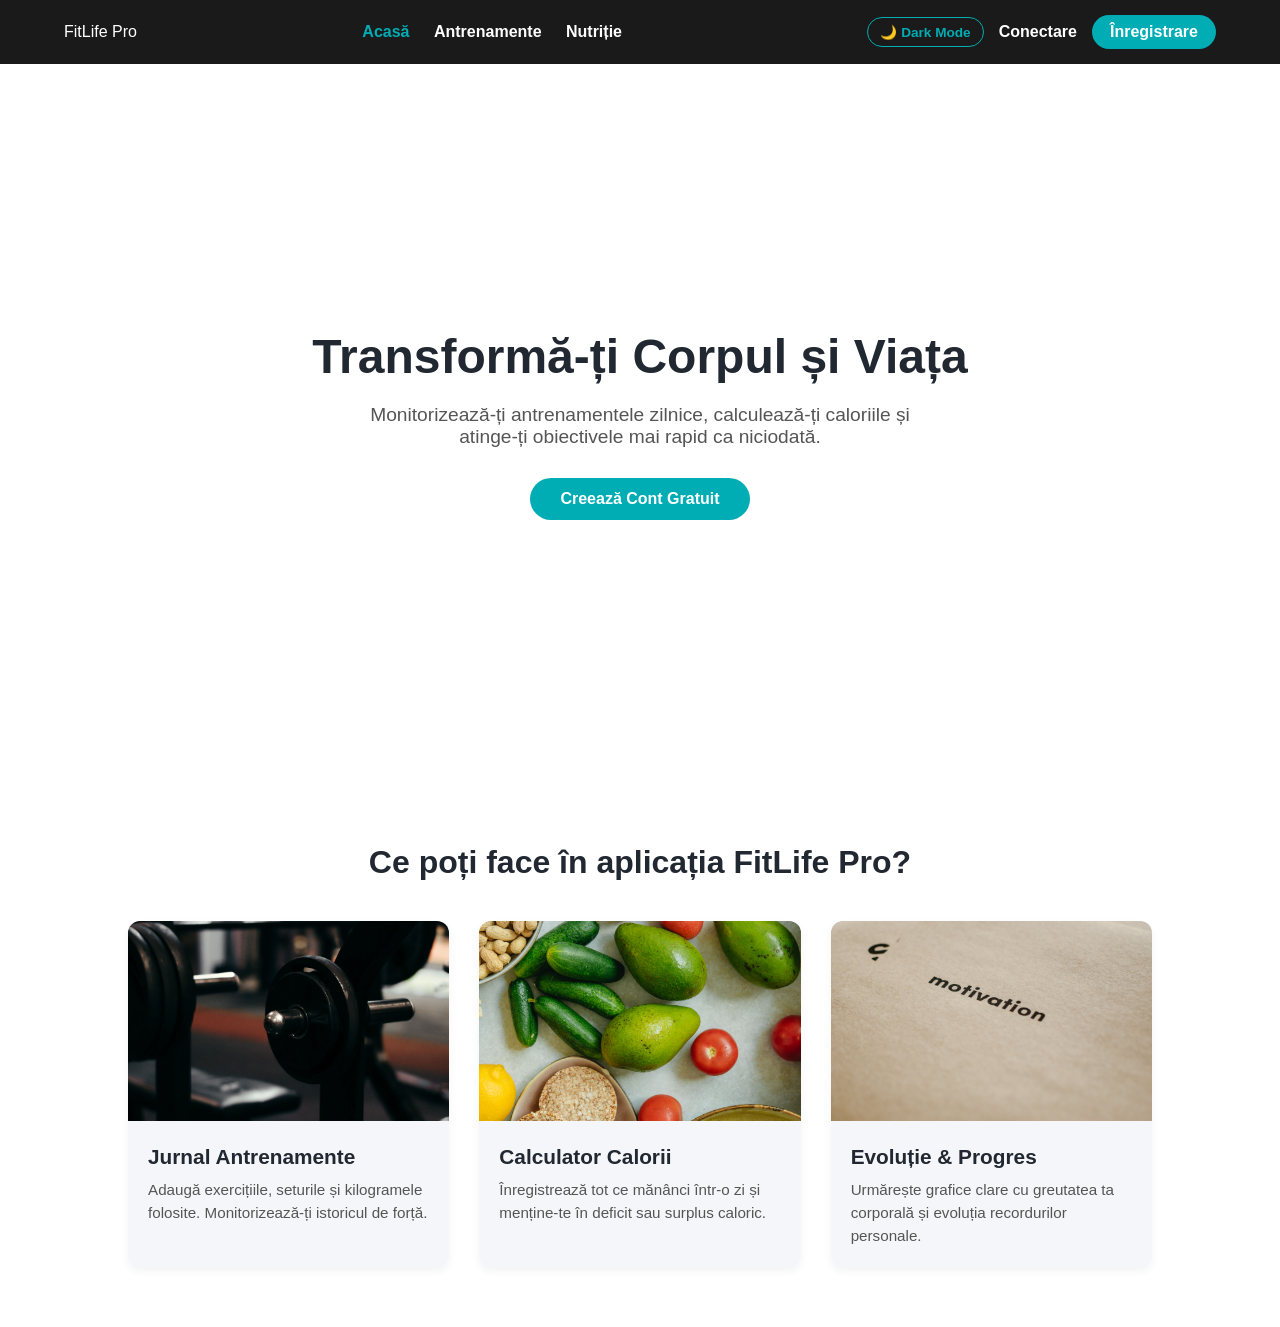
<file: index.html>
<!DOCTYPE html>
<html lang="ro">
<head>
    <meta charset="UTF-8">
    <meta name="viewport" content="width=device-width, initial-scale=1.0">
    <title>FitLife - Jurnalul Tău de Fitness</title>
    <!-- Conectarea fișierului de stil extern -->
    <link rel="stylesheet" href="style.css">
</head>
<body>

      <header class="navbar">
    <div class="logo">FitLife Pro</div>
    <nav class="nav-links">
        <a href="index.html" class="active">Acasă</a>
        <a href="antrenamente.html">Antrenamente</a>
        <a href="nutritie.html">Nutriție</a>
    </nav>
    
    <!-- AICI PUNEM BUTONUL NOU PENTRU SCHIMBAREA TEMEI -->
    <div style="display: flex; align-items: center;">
        <button id="theme-toggle" class="theme-toggle-btn">🌙 Dark Mode</button>
        
        <div class="auth-buttons" id="auth-area">
            <a href="login.html" class="login-btn">Conectare</a>
            <a href="register.html" class="register-btn">Înregistrare</a>
        </div>
    </div>
</header>




    <main class="hero-section">
        <h1>Transformă-ți Corpul și Viața</h1>
        <p>Monitorizează-ți antrenamentele zilnice, calculează-ți caloriile și atinge-ți obiectivele mai rapid ca niciodată.</p>
        <button class="cta-btn">Creează Cont Gratuit</button>
    </main>
       <!-- Secțiunea de Servicii/Funcționalități cu cele 3 imagini locale -->
    <section class="services-section">
        <h2 class="section-title">Ce poți face în aplicația FitLife Pro?</h2>
        
        <div class="cards-container">
            
            <!-- Cardul 1: Antrenamente -->
            <div class="card">
                <img src="sala.jpg" alt="Antrenamente Sală">
                <div class="card-content">
                    <h3>Jurnal Antrenamente</h3>
                    <p>Adaugă exercițiile, seturile și kilogramele folosite. Monitorizează-ți istoricul de forță.</p>
                </div>
            </div>

            <!-- Cardul 2: Nutriție -->
            <div class="card">
                <img src="nutritie.jpg" alt="Nutriție și Calorii">
                <div class="card-content">
                    <h3>Calculator Calorii</h3>
                    <p>Înregistrează tot ce mănânci într-o zi și menține-te în deficit sau surplus caloric.</p>
                </div>
            </div>

            <!-- Cardul 3: Progres -->
            <div class="card">
                <img src="progres.jpg" alt="Progres Fitness">
                <div class="card-content">
                    <h3>Evoluție & Progres</h3>
                    <p>Urmărește grafice clare cu greutatea ta corporală și evoluția recordurilor personale.</p>
                </div>
            </div>

        </div>
    </section>
    <!-- Adaugă acest script chiar înainte de </body> în index.html -->
       <script>
        window.addEventListener('DOMContentLoaded', () => {
            const esteConectat = localStorage.getItem('este_conectat');
            const numeUtilizator = localStorage.getItem('utilizator_curent');

            if (esteConectat === 'true' && numeUtilizator) {
                const authArea = document.getElementById('auth-area');
                authArea.innerHTML = `
                    <span style="font-weight: bold; color: #00adb5; font-size: 0.95rem;">Salut, ${numeUtilizator}!</span>
                    <a href="#" id="logout-btn" style="color: #ffffff; text-decoration: none; font-size: 0.9rem; margin-left: 10px; border: 1px solid #ffffff; padding: 5px 12px; border-radius: 15px; cursor: pointer;">Deconectare</a>
                `;

                document.getElementById('logout-btn').addEventListener('click', (e) => {
                    e.preventDefault();
                    localStorage.removeItem('este_conectat');
                    localStorage.removeItem('utilizator_curent');
                    window.location.reload();
                });
            }
        });
                // ==========================================
        // LOGICA PENTRU DARK MODE / LIGHT MODE
        // ==========================================
        const butonTema = document.getElementById('theme-toggle');

        // 1. Verificăm dacă utilizatorul a avut setat Dark Mode în trecut
        const temaSalvata = localStorage.getItem('tema_site');
        if (temaSalvata === 'dark') {
            document.body.classList.add('dark-theme');
            butonTema.innerText = '☀️ Light Mode';
        }

        // 2. Ascultăm când utilizatorul dă click pe buton
        butonTema.addEventListener('click', () => {
            // Schimbăm clasa dark-theme pe tot corpul paginii (body)
            document.body.classList.toggle('dark-theme');

            // Verificăm ce temă este activă acum și schimbăm textul butonului + salvăm în memorie
            if (document.body.classList.contains('dark-theme')) {
                butonTema.innerText = '☀️ Light Mode';
                localStorage.setItem('tema_site', 'dark'); // Ține minte că e Dark Mode
            } else {
                butonTema.innerText = '🌙 Dark Mode';
                localStorage.setItem('tema_site', 'light'); // Ține minte că e Light Mode
            }
        });

    </script>


</body>
</html>
</file>
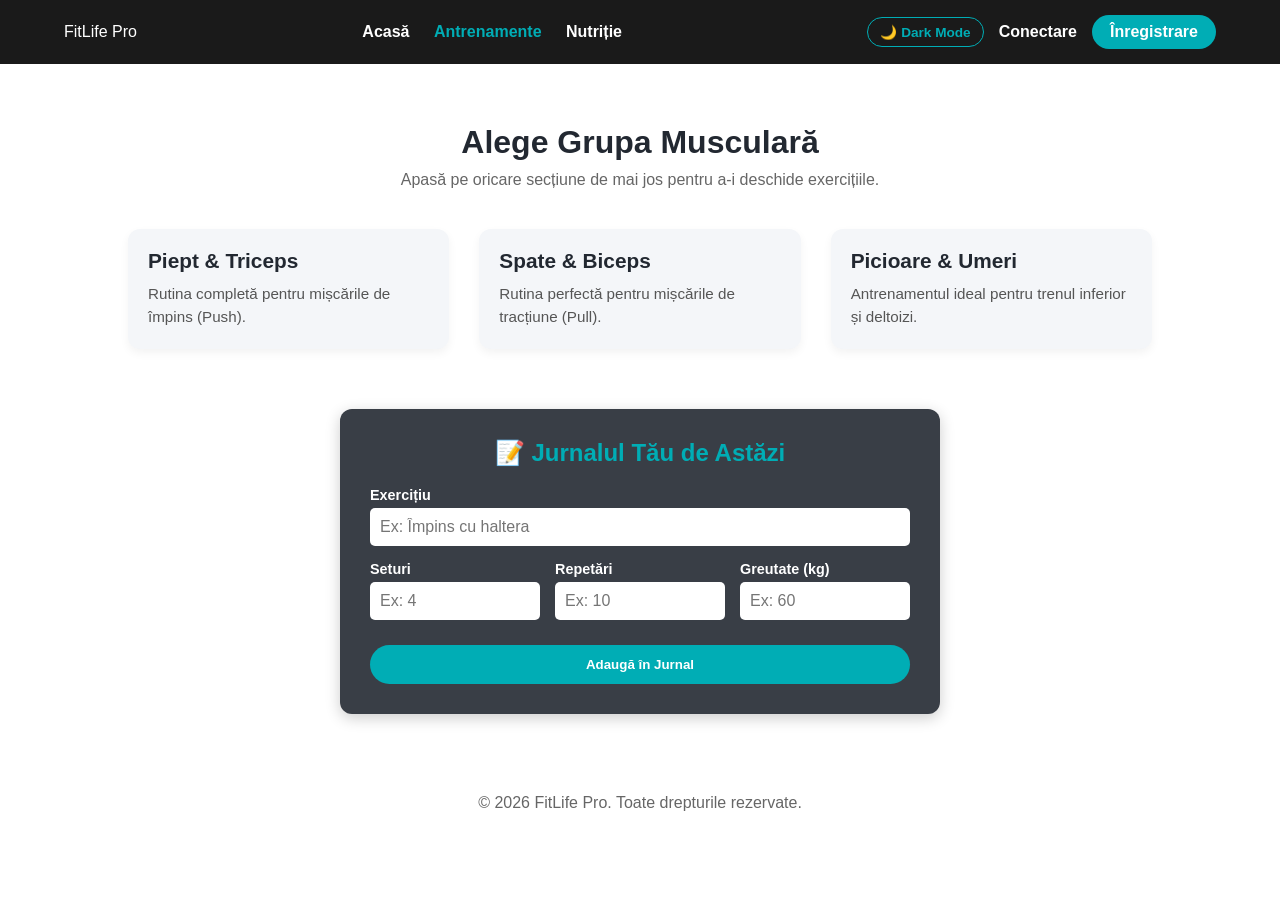
<file: antrenamente.html>
<!DOCTYPE html>
<html lang="ro">
<head>
    <meta charset="UTF-8">
    <meta name="viewport" content="width=device-width, initial-scale=1.0">
    <title>FitLife Pro - Antrenamente</title>
    <link rel="stylesheet" href="style.css">
    <style>
        .detalii-container {
            margin-top: 40px;
            width: 100%;
            max-width: 1000px;
            margin-left: auto;
            margin-right: auto;
        }
        .exercitii-detalii {
            display: none;
            background-color: #f4f6f9;
            padding: 30px;
            border-radius: 12px;
            border-left: 6px solid #00adb5;
            text-align: left;
            box-shadow: 0 4px 15px rgba(0,0,0,0.05);
            cursor: default; 
        }
        .exercitiu-item {
            margin-bottom: 20px;
            transition: opacity 0.3s;
        }
        .exercitiu-item:last-child {
            margin-bottom: 0;
        }
        .exercitiu-item h4 {
            color: #222831;
            font-size: 1.3rem;
            margin-bottom: 8px;
        }
        .exercitiu-item p {
            font-size: 1rem;
            color: #555555;
            line-height: 1.6;
        }
        .card {
            cursor: pointer;
            transition: transform 0.3s, box-shadow 0.3s;
        }
        .card:hover {
            box-shadow: 0 6px 15px rgba(0,0,0,0.1);
        }
    </style>
</head>
<body>

    <header class="navbar">
        <div class="logo">FitLife Pro</div>
        <nav class="nav-links">
            <a href="index.html">Acasă</a>
            <a href="antrenamente.html" class="active">Antrenamente</a>
            <a href="nutritie.html">Nutriție</a>
        </nav>
         <div style="display: flex; align-items: center;">
        <button id="theme-toggle" class="theme-toggle-btn">🌙 Dark Mode</button>
        
        <div class="auth-buttons" id="auth-area">
            <a href="login.html" class="login-btn">Conectare</a>
            <a href="register.html" class="register-btn">Înregistrare</a>
        </div>
    </div>

    </header>

    <section class="services-section">
        <h2 class="section-title">Alege Grupa Musculară</h2>
        <p style="text-align: center; margin-top: -30px; margin-bottom: 40px; color: #666;">Apasă pe oricare secțiune de mai jos pentru a-i deschide exercițiile.</p>
        
        <div class="cards-container">
            <div class="card" onclick="toggleExercitii('piept-triceps')">
                <div class="card-content">
                    <h3>Piept & Triceps</h3>
                    <p>Rutina completă pentru mișcările de împins (Push).</p>
                </div>
            </div>

            <div class="card" onclick="toggleExercitii('spate-biceps')">
                <div class="card-content">
                    <h3>Spate & Biceps</h3>
                    <p>Rutina perfectă pentru mișcările de tracțiune (Pull).</p>
                </div>
            </div>

            <div class="card" onclick="toggleExercitii('picioare-umeri')">
                <div class="card-content">
                    <h3>Picioare & Umeri</h3>
                    <p>Antrenamentul ideal pentru trenul inferior și deltoizi.</p>
                </div>
            </div>
        </div>

        <div class="detalii-container">
            <!-- Detalii Piept & Triceps -->
            <div id="piept-triceps" class="exercitii-detalii">
                <div class="exercitiu-item">
                    <label style="display: flex; align-items: center; gap: 10px; cursor: pointer;">
                        <input type="checkbox" onchange="bifeazaExercitiu(this)" style="transform: scale(1.3); cursor: pointer;">
                        <h4 style="margin: 0;">1. Împins cu haltera de pe bancă orizontală</h4>
                    </label>
                    <p style="margin-top: 10px;"><strong>Execuție:</strong> Coboară haltera controlat până atingi ușor mijlocul pieptului, menținând coatele la un unghi de 45 de grade față de corp.</p>
                    <button type="button" class="btn-pauza" onclick="pornesteCronometru(60, this)" style="margin-top: 8px; padding: 5px 12px; background: #00adb5; color: white; border: none; border-radius: 4px; cursor: pointer; font-size: 0.85rem;">⏱️ Pornește Pauza (60s)</button>
                </div>
                <hr style="margin: 20px 0; border: 0; border-top: 1px solid #ddd;">
                <div class="exercitiu-item">
                    <label style="display: flex; align-items: center; gap: 10px; cursor: pointer;">
                        <input type="checkbox" onchange="bifeazaExercitiu(this)" style="transform: scale(1.3); cursor: pointer;">
                        <h4 style="margin: 0;">2. Extensii la scripete pentru triceps</h4>
                    </label>
                    <p style="margin-top: 10px;"><strong>Execuție:</strong> Menține spatele drept și coatele complet blocate pe lângă corp.</p>
                    <button type="button" class="btn-pauza" onclick="pornesteCronometru(60, this)" style="margin-top: 8px; padding: 5px 12px; background: #00adb5; color: white; border: none; border-radius: 4px; cursor: pointer; font-size: 0.85rem;">⏱️ Pornește Pauza (60s)</button>
                </div>
            </div>

            <!-- Detalii Spate & Biceps -->
            <div id="spate-biceps" class="exercitii-detalii">
                <div class="exercitiu-item">
                    <label style="display: flex; align-items: center; gap: 10px; cursor: pointer;">
                        <input type="checkbox" onchange="bifeazaExercitiu(this)" style="transform: scale(1.3); cursor: pointer;">
                        <h4 style="margin: 0;">1. Tracțiuni la helcometru (Lat Pulldown)</h4>
                    </label>
                    <p style="margin-top: 10px;"><strong>Execuție:</strong> Apucă bara puțin mai lat decât umerii. Trage bara în jos către partea superioară a pieptului.</p>
                    <button type="button" class="btn-pauza" onclick="pornesteCronometru(60, this)" style="margin-top: 8px; padding: 5px 12px; background: #00adb5; color: white; border: none; border-radius: 4px; cursor: pointer; font-size: 0.85rem;">⏱️ Pornește Pauza (60s)</button>
                </div>
                <hr style="margin: 20px 0; border: 0; border-top: 1px solid #ddd;">
                <div class="exercitiu-item">
                    <label style="display: flex; align-items: center; gap: 10px; cursor: pointer;">
                        <input type="checkbox" onchange="bifeazaExercitiu(this)" style="transform: scale(1.3); cursor: pointer;">
                        <h4 style="margin: 0;">2. Flexii alternate cu gantere pentru biceps</h4>
                    </label>
                    <p style="margin-top: 10px;"><strong>Execuție:</strong> Stai în picioare cu palmele orientate spre corp. Ridică pe rând câte o ganteră.</p>
                    <button type="button" class="btn-pauza" onclick="pornesteCronometru(60, this)" style="margin-top: 8px; padding: 5px 12px; background: #00adb5; color: white; border: none; border-radius: 4px; cursor: pointer; font-size: 0.85rem;">⏱️ Pornește Pauza (60s)</button>
                </div>
            </div>

            <!-- Detalii Picioare & Umeri -->
            <div id="picioare-umeri" class="exercitii-detalii">
                <div class="exercitiu-item">
                    <label style="display: flex; align-items: center; gap: 10px; cursor: pointer;">
                        <input type="checkbox" onchange="bifeazaExercitiu(this)" style="transform: scale(1.3); cursor: pointer;">
                        <h4 style="margin: 0;">1. Genuflexiuni cu haltera în spate</h4>
                    </label>
                    <p style="margin-top: 10px;"><strong>Execuție:</strong> Coboară bazinul controlat împingând șoldurile înapoi. Menține spatele drept și coboară până când coapsele sunt paralele cu solul.</p>
                    <button type="button" class="btn-pauza" onclick="pornesteCronometru(60, this)" style="margin-top: 8px; padding: 5px 12px; background: #00adb5; color: white; border: none; border-radius: 4px; cursor: pointer; font-size: 0.85rem;">⏱️ Pornește Pauza (60s)</button>
                </div>
                <hr style="margin: 20px 0; border: 0; border-top: 1px solid #ddd;">
                <div class="exercitiu-item">
                    <label style="display: flex; align-items: center; gap: 10px; cursor: pointer;">
                        <input type="checkbox" onchange="bifeazaExercitiu(this)" style="transform: scale(1.3); cursor: pointer;">
                        <h4 style="margin: 0;">2. Presă militară cu gantere (Umeri)</h4>
                    </label>
                    <p style="margin-top: 10px;"><strong>Execuție:</strong> Din poziția șezând, ridică ganterele la nivelul urechilor. Împinge greutățile deasupra capului.</p>
                    <button type="button" class="btn-pauza" onclick="pornesteCronometru(60, this)" style="margin-top: 8px; padding: 5px 12px; background: #00adb5; color: white; border: none; border-radius: 4px; cursor: pointer; font-size: 0.85rem;">⏱️ Pornește Pauza (60s)</button>
                </div>
            </div>
        </div>
        <!-- --- SECȚIUNEA JURNAL ANTRENAMENT --- -->
        <div style="margin-top: 60px; max-width: 600px; margin-left: auto; margin-right: auto; background-color: #393e46; padding: 30px; border-radius: 12px; box-shadow: 0 4px 15px rgba(0,0,0,0.2); text-align: left;">
            <h3 style="color: #00adb5; font-size: 1.5rem; margin-bottom: 20px; text-align: center;">📝 Jurnalul Tău de Astăzi</h3>
            
            <form id="jurnal-form" style="display: flex; flex-direction: column; gap: 15px;">
                <div class="form-group" style="margin-bottom: 0;">
                    <label style="color: #ffffff; font-weight: bold; margin-bottom: 5px;">Exercițiu</label>
                    <input type="text" id="jurnal-exercitiu" placeholder="Ex: Împins cu haltera" required style="padding: 10px; border-radius: 5px; border: none; font-size: 1rem; width: 100%;">
                </div>
                
                <div style="display: flex; gap: 15px;">
                    <div class="form-group" style="flex: 1; margin-bottom: 0;">
                        <label style="color: #ffffff; font-weight: bold; margin-bottom: 5px;">Seturi</label>
                        <input type="number" id="jurnal-seturi" placeholder="Ex: 4" required min="1" style="padding: 10px; border-radius: 5px; border: none; font-size: 1rem; width: 100%;">
                    </div>
                    <div class="form-group" style="flex: 1; margin-bottom: 0;">
                        <label style="color: #ffffff; font-weight: bold; margin-bottom: 5px;">Repetări</label>
                        <input type="number" id="jurnal-repetari" placeholder="Ex: 10" required min="1" style="padding: 10px; border-radius: 5px; border: none; font-size: 1rem; width: 100%;">
                    </div>
                    <div class="form-group" style="flex: 1; margin-bottom: 0;">
                        <label style="color: #ffffff; font-weight: bold; margin-bottom: 5px;">Greutate (kg)</label>
                        <input type="number" id="jurnal-greutate" placeholder="Ex: 60" required min="0" style="padding: 10px; border-radius: 5px; border: none; font-size: 1rem; width: 100%;">
                    </div>
                </div>
                
                <button type="submit" style="margin-top: 10px; width: 100%; padding: 12px; background-color: #00adb5; color: white; border: none; border-radius: 25px; font-weight: bold; cursor: pointer;">Adaugă în Jurnal</button>
            </form>

            <div id="zona-tabel" style="margin-top: 30px; display: none;">
                <h4 style="color: #ffffff; margin-bottom: 10px; border-bottom: 1px solid #555; padding-bottom: 5px;">Exerciții Înregistrate:</h4>
                <table style="width: 100%; border-collapse: collapse; color: #ffffff; font-size: 0.95rem;">
                    <thead>
                        <tr style="border-bottom: 2px solid #00adb5; text-align: left;">
                            <th style="padding: 8px;">Exercițiu</th>
                            <th style="padding: 8px;">Seturi</th>
                            <th style="padding: 8px;">Repetări</th>
                            <th style="padding: 8px;">Greutate</th>
                        </tr>
                    </thead>
                    <tbody id="lista-jurnal">
                        <!-- Rândurile vor fi inserate prin JavaScript -->
                    </tbody>
                </table>
            </div>
        </div>
    </section>

    <div id="notificare-pauza" style="display: none; position: fixed; top: 0; left: 0; width: 100%; height: 100%; background: rgba(0,0,0,0.5); justify-content: center; align-items: center; z-index: 9999;">
        <div style="background: white; padding: 30px; border-radius: 12px; text-align: center; box-shadow: 0 4px 20px rgba(0,0,0,0.2); max-width: 350px; width: 90%;">
            <h3 style="color: #222831; margin-bottom: 10px;">⏰ Pauza s-a terminat!</h3>
            <p style="color: #555; margin-bottom: 20px;">Treci la următorul set! 💪</p>
            <button onclick="inchideNotificare()" style="padding: 10px 25px; background: #00adb5; color: white; border: none; border-radius: 25px; font-weight: bold; cursor: pointer;">Am înțeles</button>
        </div>
    </div>

    <footer>
        <p style="text-align: center; padding: 20px; color: #666;">&copy; 2026 FitLife Pro. Toate drepturile rezervate.</p>
    </footer>

    <script>
        window.addEventListener('DOMContentLoaded', () => {
            const esteConectat = localStorage.getItem('este_conectat');
            const numeUtilizator = localStorage.getItem('utilizator_curent');

            if (esteConectat === 'true' && numeUtilizator) {
                const authArea = document.getElementById('auth-area');
                authArea.innerHTML = `
                    <span style="font-weight: bold; color: #00adb5; font-size: 0.95rem;">Salut, ${numeUtilizator}!</span>
                    <a href="#" id="logout-btn" style="color: #ffffff; text-decoration: none; font-size: 0.9rem; margin-left: 10px; border: 1px solid #ffffff; padding: 5px 12px; border-radius: 15px; cursor: pointer;">Deconectare</a>
                `;

                document.getElementById('logout-btn').addEventListener('click', (e) => {
                    e.preventDefault();
                    localStorage.removeItem('este_conectat');
                    localStorage.removeItem('utilizator_curent');
                    window.location.reload();
                });
            }
        });

        function toggleExercitii(idSectiune) {
            const toateSectiunile = document.querySelectorAll('.exercitii-detalii');
            toateSectiunile.forEach(sectiune => {
                if (sectiune.id === idSectiune) {
                    sectiune.style.display = sectiune.style.display === 'block' ? 'none' : 'block';
                } else {
                    sectiune.style.display = 'none';
                }
            });
        }

        function bifeazaExercitiu(checkbox) {
            const elementItem = checkbox.closest('.exercitiu-item');
            if (checkbox.checked) {
                elementItem.style.opacity = "0.5";
                elementItem.style.textDecoration = "line-through";
            } else {
                elementItem.style.opacity = "1";
                elementItem.style.textDecoration = "none";
            }
        }

        function pornesteCronometru(secunde, buton) {
            if (buton.disabled) return;
            
            buton.disabled = true; 
            buton.style.background = "#888888"; 
            
            let timpRamas = secunde;

            const interval = setInterval(() => {
                timpRamas--;
                buton.innerText = `⏱️ Pauză: ${timpRamas}s`;

                if (timpRamas <= 0) {
                    clearInterval(interval); 
                    buton.disabled = false;  
                    buton.style.background = "#00adb5"; 
                    buton.innerText = "⏱️ Pornește Pauza (60s)";
                    document.getElementById('notificare-pauza').style.display = 'flex';
                }
            }, 1000);
        }

        function inchideNotificare() {
            document.getElementById('notificare-pauza').style.display = 'none';
        }

        document.getElementById('jurnal-form').addEventListener('submit', function(event) {
            event.preventDefault();

            const exercitiu = document.getElementById('jurnal-exercitiu').value;
            const seturi = document.getElementById('jurnal-seturi').value;
            const repetari = document.getElementById('jurnal-repetari').value;
            const greutate = document.getElementById('jurnal-greutate').value;

            const tabelBody = document.getElementById('lista-jurnal');
            const randNou = document.createElement('tr');
            randNou.style.borderBottom = "1px solid #555";

            randNou.innerHTML = `
                <td style="padding: 8px;">${exercitiu}</td>
                <td style="padding: 8px;">${seturi}</td>
                <td style="padding: 8px;">${repetari}</td>
                <td style="padding: 8px;">${greutate} kg</td>
            `;

            tabelBody.appendChild(randNou);
            document.getElementById('zona-tabel').style.display = 'block';
            document.getElementById('jurnal-form').reset();
        });
                // LOGICA GLOBALĂ PENTRU DARK MODE
        const butonTema = document.getElementById('theme-toggle');
        const temaSalvata = localStorage.getItem('tema_site');
        
        if (temaSalvata === 'dark') {
            document.body.classList.add('dark-theme');
            butonTema.innerText = '☀️ Light Mode';
        }

        butonTema.addEventListener('click', () => {
            document.body.classList.toggle('dark-theme');
            if (document.body.classList.contains('dark-theme')) {
                butonTema.innerText = '☀️ Light Mode';
                localStorage.setItem('tema_site', 'dark');
            } else {
                butonTema.innerText = '🌙 Dark Mode';
                localStorage.setItem('tema_site', 'light');
            }
        });

    </script>
</body>
</html>
</file>
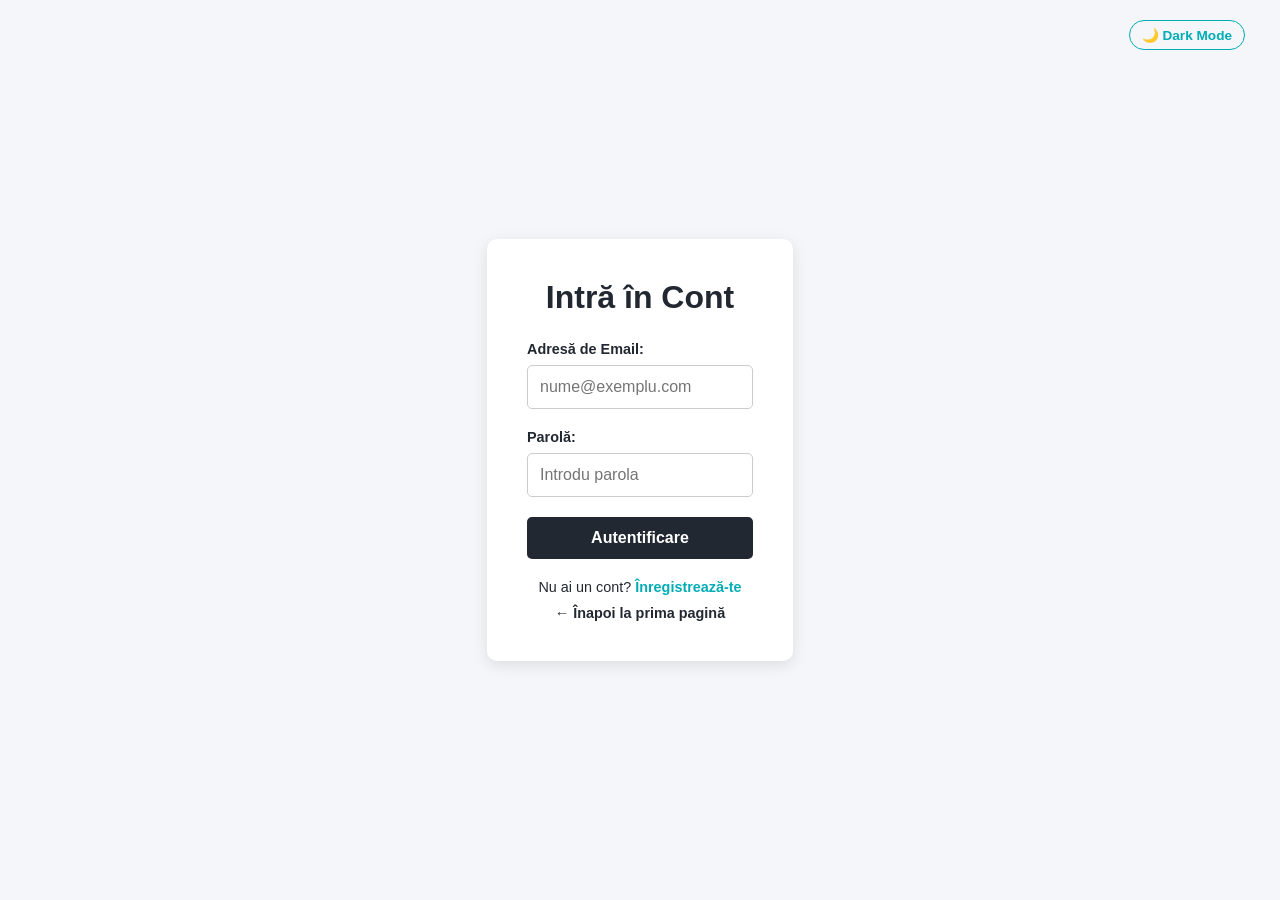
<file: login.html>
<!DOCTYPE html>
<html lang="ro">
<head>
    <meta charset="UTF-8">
    <meta name="viewport" content="width=device-width, initial-scale=1.0">
    <title>Conectare - FitLife Pro</title>
    <link rel="stylesheet" href="style.css">
</head>
<body style="background-color: #f4f6f9; display: flex; justify-content: center; align-items: center; height: 100vh;">
<button id="theme-toggle" class="theme-toggle-btn" style="position: absolute; top: 20px; right: 20px;">🌙 Dark Mode</button>

    <section class="auth-section" style="padding: 0;">
        <form>
            <h2 style="text-align: center; margin-bottom: 25px;">Intră în Cont</h2>
            
            <div class="form-group">
                <label for="email">Adresă de Email:</label>
                <input type="email" id="email" placeholder="nume@exemplu.com" required>
            </div>

            <div class="form-group">
                <label for="password">Parolă:</label>
                <input type="password" id="password" placeholder="Introdu parola" required>
            </div>

            <button type="submit" class="submit-btn">Autentificare</button>
            
            <p style="margin-top: 20px; text-align: center; font-size: 0.9rem;">
                Nu ai un cont? <a href="register.html" style="color: #00adb5; text-decoration: none; font-weight: bold;">Înregistrează-te</a>
            </p>
            <p style="margin-top: 10px; text-align: center; font-size: 0.9rem;">
                <a href="index.html" style="color: #222831; text-decoration: none;">← Înapoi la prima pagină</a>
            </p>
        </form>
                </form> <!-- Aici se termină cutia albă a formularului -->

        <!-- Chiar sub ea, adaugi acest rând de cod: -->
    
        
    </main> <!-- Aici se închide secțiunea principală a paginii -->

    </section>
    <!-- Adăugăm acest script chiar înainte de </body> -->
        <script>
        document.querySelector('form').addEventListener('submit', function(event) {
            event.preventDefault(); 

            const emailIntrodus = document.getElementById('email').value.trim();
            const parolaIntrodusă = document.getElementById('password').value;

            // 1. Preluăm lista de utilizatori înregistrați din browser
            const listaUtilizatori = JSON.parse(localStorage.getItem('utilizatori_fitlife')) || [];

            // 2. Căutăm utilizatorul după emailul introdus
            const utilizatorGasit = listaUtilizatori.find(u => u.email === emailIntrodus);

            if (!utilizatorGasit) {
                alert('Nu s-a găsit niciun cont cu acest email. Te rugăm să te înregistrezi!');
                return;
            }

            // 3. Dacă am găsit emailul, verificăm dacă și parola este corectă
            if (parolaIntrodusă === utilizatorGasit.parola) {
                alert(`Bine ai revenit, ${utilizatorGasit.nume}! Conectare reușită.`);
                
                // --- LINIILE VITALE PENTRU NAVBAR ---
                localStorage.setItem('este_conectat', 'true');
                localStorage.setItem('utilizator_curent', utilizatorGasit.nume); // Trimite numele către navbar!

                // Redirecționăm utilizatorul către prima pagină
                window.location.href = 'index.html';
            } else {
                alert('Parola este incorectă! Încearcă din nou.');
            }
        });
    </script>

    <script>
        const butonTema = document.getElementById('theme-toggle');
        const temaSalvata = localStorage.getItem('tema_site');
        
        if (temaSalvata === 'dark') {
            document.body.classList.add('dark-theme');
            butonTema.innerText = '☀️ Light Mode';
        }

        butonTema.addEventListener('click', () => {
            document.body.classList.toggle('dark-theme');
            if (document.body.classList.contains('dark-theme')) {
                butonTema.innerText = '☀️ Light Mode';
                localStorage.setItem('tema_site', 'dark');
            } else {
                butonTema.innerText = '🌙 Dark Mode';
                localStorage.setItem('tema_site', 'light');
            }
        });
    </script>

</body>
</html>
</file>
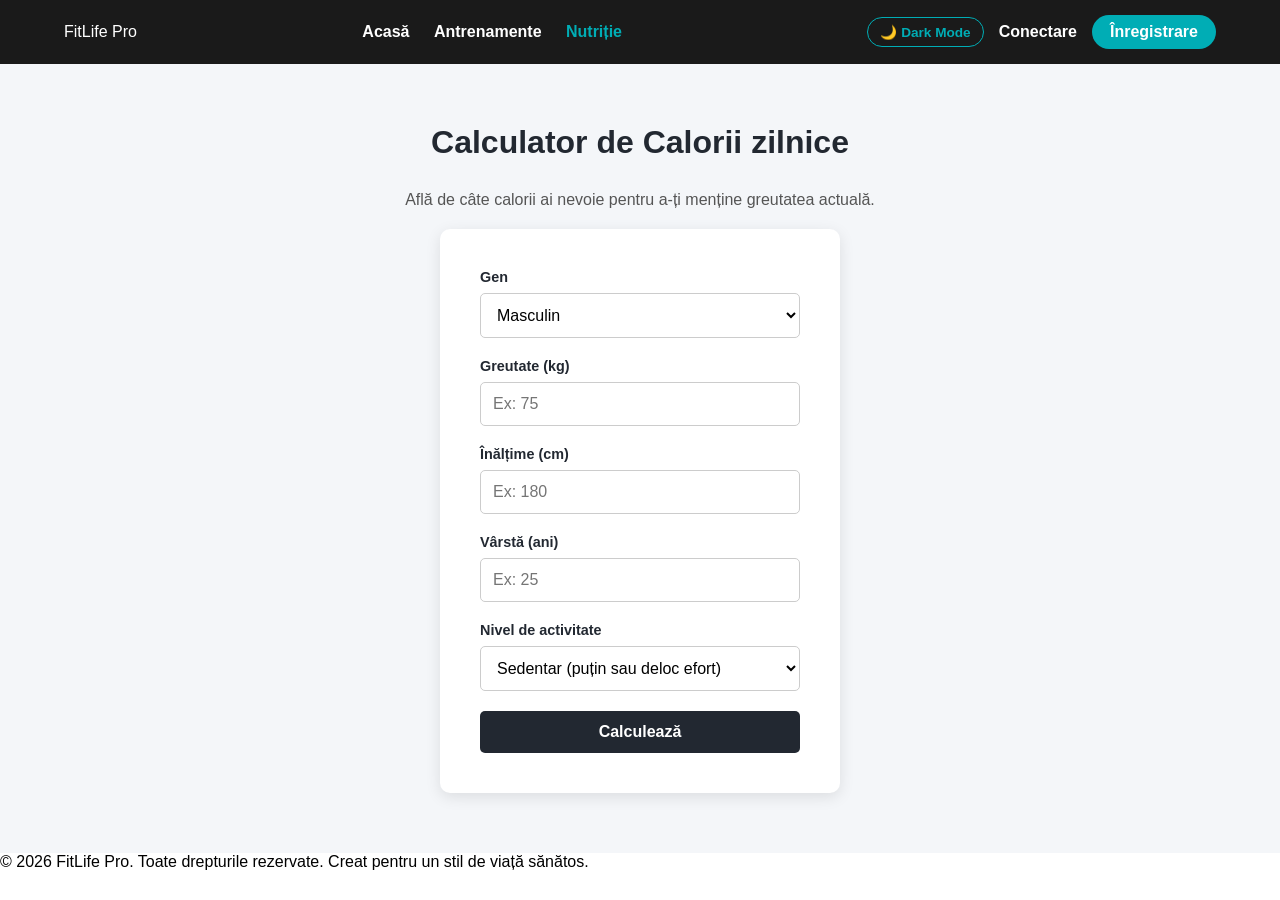
<file: nutritie.html>
<!DOCTYPE html>
<html lang="ro">
<head>
    <meta charset="UTF-8">
    <meta name="viewport" content="width=device-width, initial-scale=1.0">
    <title>FitLife Pro - Nutriție</title>
    <link rel="stylesheet" href="style.css">
</head>
<body>

    <header class="navbar">
    <div class="logo">FitLife Pro</div>
    <nav class="nav-links">
        <a href="index.html">Acasă</a>
        <a href="antrenamente.html">Antrenamente</a>
        <a href="nutritie.html" class="active">Nutriție</a>
    </nav>
          <div style="display: flex; align-items: center;">
        <button id="theme-toggle" class="theme-toggle-btn">🌙 Dark Mode</button>
        
        <div class="auth-buttons" id="auth-area">
            <a href="login.html" class="login-btn">Conectare</a>
            <a href="register.html" class="register-btn">Înregistrare</a>
        </div>
    </div>


</header>


        <main class="auth-section">
        <h2>Calculator de Calorii zilnice</h2>
        <p style="margin-bottom: 20px; color: #555;">Află de câte calorii ai nevoie pentru a-ți menține greutatea actuală.</p>
        
        <!-- Formularul are acum un ID pentru JavaScript și opțiuni noi -->
        <form id="calorie-form">
            <div class="form-group">
                <label for="sex">Gen</label>
                <select id="sex" style="padding: 12px; border: 1px solid #cccccc; border-radius: 5px; font-size: 1rem; outline: none; background: white;">
                    <option value="masculin">Masculin</option>
                    <option value="feminin">Feminin</option>
                </select>
            </div>
            <div class="form-group">
                <label for="greutate">Greutate (kg)</label>
                <input type="number" id="greutate" placeholder="Ex: 75" required min="30" max="250">
            </div>
            <div class="form-group">
                <label for="inaltime">Înălțime (cm)</label>
                <input type="number" id="inaltime" placeholder="Ex: 180" required min="100" max="250">
            </div>
            <div class="form-group">
                <label for="varsta">Vârstă (ani)</label>
                <input type="number" id="varsta" placeholder="Ex: 25" required min="10" max="100">
            </div>
            <div class="form-group">
                <label for="activitate">Nivel de activitate</label>
                <select id="activitate" style="padding: 12px; border: 1px solid #cccccc; border-radius: 5px; font-size: 1rem; outline: none; background: white;">
                    <option value="1.2">Sedentar (puțin sau deloc efort)</option>
                    <option value="1.375">Activitate ușoară (1-3 zile/săptămână)</option>
                    <option value="1.55">Activitate moderată (3-5 zile/săptămână)</option>
                    <option value="1.725">Activitate intensă (6-7 zile/săptămână)</option>
                </select>
            </div>
            <button type="submit" class="submit-btn">Calculează</button>
        </form>

                <!-- Aici va apărea rezultatul după calcul (Varianta Îmbunătățită) -->
        <div id="rezultat-calorii" style="margin-top: 30px; display: none; text-align: center; background: #ffffff; padding: 25px; border-radius: 10px; box-shadow: 0 4px 15px rgba(0,0,0,0.1); width: 100%; max-width: 400px;">
            <h3 style="color: #222831; margin-bottom: 20px;">Planul Tău Caloric:</h3>
            
            <!-- Opțiunea 1: Menținere -->
            <div style="margin-bottom: 15px; padding: 10px; border-bottom: 1px solid #eee;">
                <p style="font-size: 0.9rem; color: #666; margin-bottom: 5px;">Pentru Menținere Greutate</p>
                <p style="font-size: 1.4rem; font-weight: bold; color: #222831;"><span id="calorii-mentinere">0</span> kcal / zi</p>
            </div>

            <!-- Opțiunea 2: Slăbire -->
            <div style="margin-bottom: 15px; padding: 10px; border-bottom: 1px solid #eee; background-color: #fff5f5; border-radius: 8px;">
                <p style="font-size: 0.9rem; color: #c53030; margin-bottom: 5px; font-weight: bold;">Pentru Slăbire (Deficit)</p>
                <p style="font-size: 1.4rem; font-weight: bold; color: #c53030;"><span id="calorii-slabire">0</span> kcal / zi</p>
            </div>

            <!-- Opțiunea 3: Masă Musculară -->
            <div style="padding: 10px; background-color: #f0fff4; border-radius: 8px;">
                <p style="font-size: 0.9rem; color: #2f855a; margin-bottom: 5px; font-weight: bold;">Pentru Masă Musculară (Surplus)</p>
                <p style="font-size: 1.4rem; font-weight: bold; color: #2f855a;"><span id="calorii-masa">0</span> kcal / zi</p>
            </div>
        </div>

    </main>


    <footer>
        <p>&copy; 2026 FitLife Pro. Toate drepturile rezervate. Creat pentru un stil de viață sănătos.</p>
    </footer>
        <script>
                    window.addEventListener('DOMContentLoaded', () => {
            const esteConectat = localStorage.getItem('este_conectat');
            const numeUtilizator = localStorage.getItem('utilizator_curent');

            if (esteConectat === 'true' && numeUtilizator) {
                const authArea = document.getElementById('auth-area');
                authArea.innerHTML = `
                    <span style="font-weight: bold; color: #00adb5; font-size: 0.95rem;">Salut, ${numeUtilizator}!</span>
                    <a href="#" id="logout-btn" style="color: #ffffff; text-decoration: none; font-size: 0.9rem; margin-left: 10px; border: 1px solid #ffffff; padding: 5px 12px; border-radius: 15px; cursor: pointer;">Deconectare</a>
                `;

                document.getElementById('logout-btn').addEventListener('click', (e) => {
                    e.preventDefault();
                    localStorage.removeItem('este_conectat');
                    localStorage.removeItem('utilizator_curent');
                    window.location.reload();
                });
            }
        });

        // 1. Verificăm dacă utilizatorul a mai folosit calculatorul în trecut.
        // Dacă da, îi afișăm direct ultimele rezultate salvate!
               window.addEventListener('DOMContentLoaded', () => {
            const esteConectat = localStorage.getItem('este_conectat');
            const numeUtilizator = localStorage.getItem('utilizator_curent');

            if (esteConectat === 'true' && numeUtilizator) {
                // 1. Schimbăm butoanele din navbar cu numele utilizatorului
                const authArea = document.getElementById('auth-area');
                authArea.innerHTML = `
                    <span style="font-weight: bold; color: #00adb5; font-size: 0.95rem;">Salut, ${numeUtilizator}!</span>
                    <a href="#" id="logout-btn" style="color: #ffffff; text-decoration: none; font-size: 0.9rem; margin-left: 10px; border: 1px solid #ffffff; padding: 5px 12px; border-radius: 15px; cursor: pointer;">Deconectare</a>
                `;

                document.getElementById('logout-btn').addEventListener('click', (e) => {
                    e.preventDefault();
                    localStorage.removeItem('este_conectat');
                    localStorage.removeItem('utilizator_curent');
                    window.location.reload();
                });

                // --- CODUL NOU DE AUTOMATIZARE ---
                // 2. Căutăm în lista de utilizatori datele fizice ale celui logat
                const listaUtilizatori = JSON.parse(localStorage.getItem('utilizatori_fitlife')) || [];
                const utilizatorCurentDate = listaUtilizatori.find(u => u.nume === numeUtilizator);

                // 3. Dacă îi găsim datele, le punem automat în căsuțele de text din formular!
                if (utilizatorCurentDate) {
    document.getElementById('greutate').value = utilizatorCurentDate.greutate;
    document.getElementById('inaltime').value = utilizatorCurentDate.inaltime;
    document.getElementById('varsta').value = utilizatorCurentDate.varsta; // <-- Aceasta este linia nouă!
}

            }
        });


        // 2. Ascultăm când utilizatorul apasă butonul "Calculează"
        document.getElementById('calorie-form').addEventListener('submit', function(event) {
            event.preventDefault(); // Oprim reîncărcarea paginii

            // Preluăm valorile din căsuțe
            const sex = document.getElementById('sex').value;
            const greutate = parseFloat(document.getElementById('greutate').value);
            const inaltime = parseFloat(document.getElementById('inaltime').value);
            const varsta = parseInt(document.getElementById('varsta').value);
            const activitate = parseFloat(document.getElementById('activitate').value);

            let bmr = 0;

            // Calculăm rata metabolică de bază (BMR)
            if (sex === 'masculin') {
                bmr = (10 * greutate) + (6.25 * inaltime) - (5 * varsta) + 5;
            } else {
                bmr = (10 * greutate) + (6.25 * inaltime) - (5 * varsta) - 161;
            }

            // Calculăm cele 3 obiective diferite
            const caloriiMentinere = Math.round(bmr * activitate);
            const caloriiSlabire = caloriiMentinere - 400; // Scădem 400 kcal pentru deficit
            const caloriiMasa = caloriiMentinere + 300;     // Adăugăm 300 kcal pentru surplus

            // Afișăm valorile pe ecran, înlocuind acel "0" din HTML
            document.getElementById('calorii-mentinere').innerText = caloriiMentinere;
            document.getElementById('calorii-slabire').innerText = caloriiSlabire;
            document.getElementById('calorii-masa').innerText = caloriiMasa;

            // Facem toată cutia cu rezultate să devină vizibilă
            document.getElementById('rezultat-calorii').style.display = 'block';

            // PĂSTREAZĂ MINTE: Salvăm aceste numere în memoria browserului (localStorage)
            localStorage.setItem('fitlife_mentinere', caloriiMentinere);
            localStorage.setItem('fitlife_slabire', caloriiSlabire);
            localStorage.setItem('fitlife_masa', caloriiMasa);
        });
                // LOGICA GLOBALĂ PENTRU DARK MODE
        const butonTema = document.getElementById('theme-toggle');
        const temaSalvata = localStorage.getItem('tema_site');
        
        if (temaSalvata === 'dark') {
            document.body.classList.add('dark-theme');
            butonTema.innerText = '☀️ Light Mode';
        }

        butonTema.addEventListener('click', () => {
            document.body.classList.toggle('dark-theme');
            if (document.body.classList.contains('dark-theme')) {
                butonTema.innerText = '☀️ Light Mode';
                localStorage.setItem('tema_site', 'dark');
            } else {
                butonTema.innerText = '🌙 Dark Mode';
                localStorage.setItem('tema_site', 'light');
            }
        });

    </script>


</body>
</html>
</file>
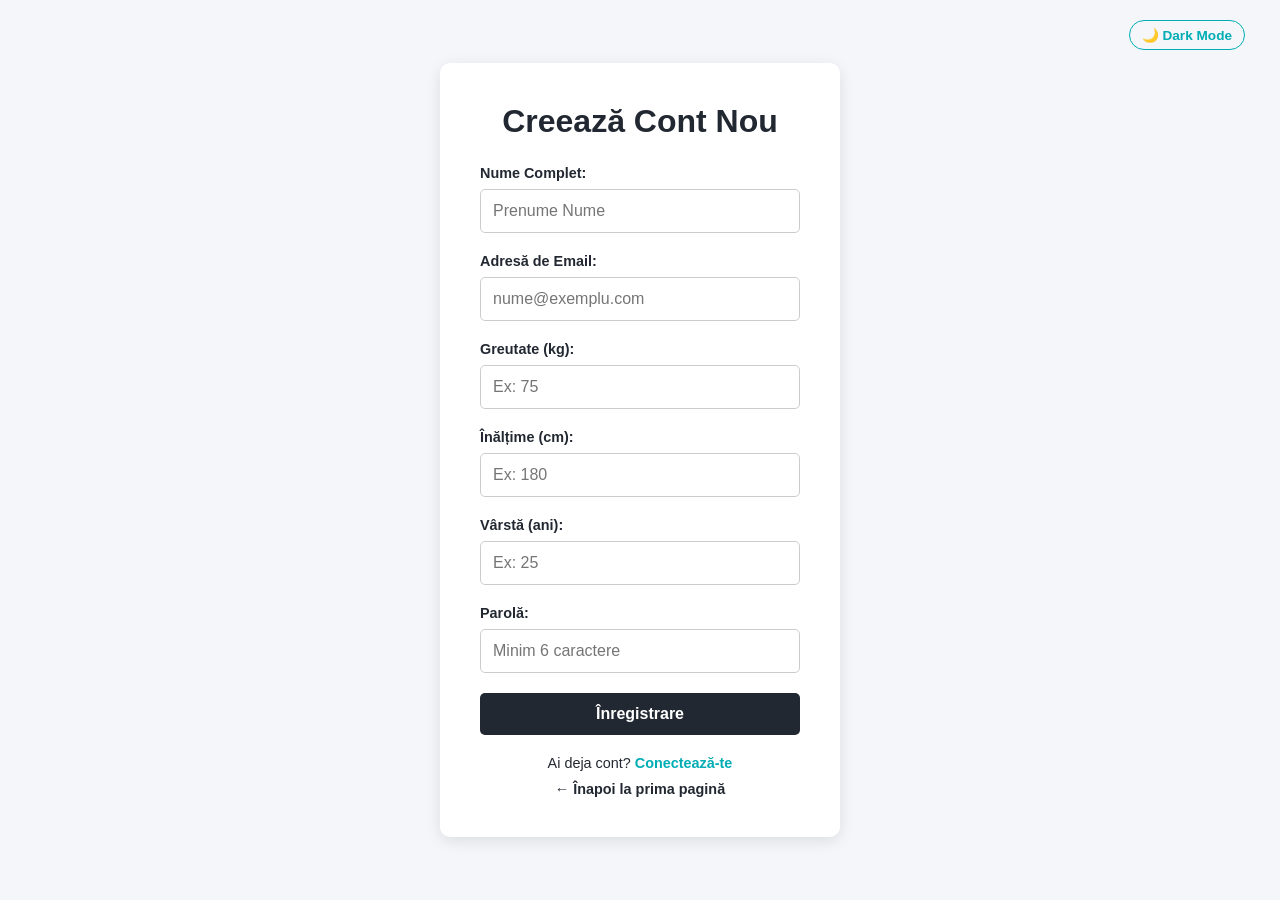
<file: register.html>
<!DOCTYPE html>
<html lang="ro">
<head>
    <meta charset="UTF-8">
    <meta name="viewport" content="width=device-width, initial-scale=1.0">
    <title>Înregistrare - FitLife Pro</title>
    <link rel="stylesheet" href="style.css">
</head>
<body style="background-color: #f4f6f9; display: flex; justify-content: center; align-items: center; min-height: 100vh; padding: 40px 0;">
<button id="theme-toggle" class="theme-toggle-btn" style="position: absolute; top: 20px; right: 20px;">🌙 Dark Mode</button>

    <section class="auth-section" style="padding: 0; width: 100%;">
        <form>
            <h2 style="text-align: center; margin-bottom: 25px;">Creează Cont Nou</h2>
            
            <!-- Câmp pentru Nume -->
            <div class="form-group">
                <label for="username">Nume Complet:</label>
                <input type="text" id="username" placeholder="Prenume Nume" required>
            </div>

            <!-- Câmp pentru Email -->
            <div class="form-group">
                <label for="email">Adresă de Email:</label>
                <input type="email" id="email" placeholder="nume@exemplu.com" required>
            </div>

            <!-- Câmp pentru Greutate -->
            <div class="form-group">
                <label for="weight">Greutate (kg):</label>
                <input type="number" id="weight" min="30" max="250" placeholder="Ex: 75" required>
            </div>

            <!-- Câmp pentru Înălțime -->
            <div class="form-group">
                <label for="height">Înălțime (cm):</label>
                <input type="number" id="height" min="100" max="250" placeholder="Ex: 180" required>
            </div>
            <!-- Câmp nou pentru Vârstă -->
            <div class="form-group">
                <label for="age">Vârstă (ani):</label>
                <input type="number" id="age" min="10" max="100" placeholder="Ex: 25" required>
            </div>

            <!-- Câmp pentru Parolă -->
            <div class="form-group">
                <label for="password">Parolă:</label>
                <input type="password" id="password" placeholder="Minim 6 caractere" required>
            </div>

            <button type="submit" class="submit-btn">Înregistrare</button>
            
            <p style="margin-top: 20px; text-align: center; font-size: 0.9rem;">
                Ai deja cont? <a href="login.html" style="color: #00adb5; text-decoration: none; font-weight: bold;">Conectează-te</a>
            </p>
            <p style="margin-top: 10px; text-align: center; font-size: 0.9rem;">
                <a href="index.html" style="color: #222831; text-decoration: none;">← Înapoi la prima pagină</a>
            </p>
        </form>
                </form> <!-- Aici se termină cutia albă a formularului -->

        <!-- Chiar sub ea, adaugi acest rând de cod: -->
      
        
    </main> <!-- Aici se închide secțiunea principală a paginii -->

    </section>
    <script>
        document.querySelector('form').addEventListener('submit', function(event) {
            event.preventDefault(); 

            const nume = document.getElementById('username').value;
            const email = document.getElementById('email').value.trim(); // ștergem spațiile libere accidentale
            const greutate = document.getElementById('weight').value;
            const inaltime = document.getElementById('height').value;
           const varsta = document.getElementById('age').value;

            const parola = document.getElementById('password').value;

            if (parola.length < 6) {
                alert('Parola trebuie să aibă minimum 6 caractere!');
                return;
            }

            // 1. Preluăm lista existentă de utilizatori din browser. 
            // Dacă nu există niciunul, creăm o listă goală [].
            let listaUtilizatori = JSON.parse(localStorage.getItem('utilizatori_fitlife')) || [];

            // 2. VERIFICARE: Căutăm dacă există deja cineva cu același email în listă
            const emailExistent = listaUtilizatori.find(u => u.email === email);

            if (emailExistent) {
                // Dacă l-am găsit, oprim înregistrarea și îi dăm o alertă clară
                alert('Această adresă de email este deja folosită! Te rugăm să folosești altă adresă sau să te conectezi.');
                return; // Oprește rularea codului de mai jos
            }

            // 3. Dacă email-ul este nou, creăm obiectul utilizatorului
           const utilizatorNou = {
    nume: nume,
    email: email,
    greutate: greutate,
    inaltime: inaltime,
    varsta: varsta, // <-- Aceasta este linia nouă
    parola: parola
};


            // 4. Adăugăm utilizatorul nou în lista noastră
            listaUtilizatori.push(utilizatorNou);

            // 5. Salvăm lista actualizată înapoi în browser
            localStorage.setItem('utilizatori_fitlife', JSON.stringify(listaUtilizatori));

            alert('Contul tău a fost creat cu succes! Acum te poți conecta.');
            window.location.href = 'login.html';
        });
    </script>
    <script>
        const butonTema = document.getElementById('theme-toggle');
        const temaSalvata = localStorage.getItem('tema_site');
        
        if (temaSalvata === 'dark') {
            document.body.classList.add('dark-theme');
            butonTema.innerText = '☀️ Light Mode';
        }

        butonTema.addEventListener('click', () => {
            document.body.classList.toggle('dark-theme');
            if (document.body.classList.contains('dark-theme')) {
                butonTema.innerText = '☀️ Light Mode';
                localStorage.setItem('tema_site', 'dark');
            } else {
                butonTema.innerText = '🌙 Dark Mode';
                localStorage.setItem('tema_site', 'light');
            }
        });
    </script>

</body>
</html>
</file>
<file: style.css>
/* Resetare margini implicite*/
* {
    margin: 0;
    padding: 0;
    box-sizing: border-box;
    font-family: 'Segoe UI', Tahoma, Geneva, Verdana, sans-serif;
}

/* Stil pentru bara de navigare */
.navbar {
    display: flex;
    justify-content: space-between;
    align-items: center;
    padding: 15px 5%;
    background-color: #1a1a1a;
    color: #ffffff;
}

.nav-links a {
    color: #ffffff;
    text-decoration: none;
    margin-right: 20px;
    font-weight: bold;
    transition: color 0.3s;
}

.nav-links a:hover {
    color: #00adb5;
}
/* Stil pentru link-ul paginii pe care te afli în momentul respectiv */
.nav-links a.active {
    color: #00adb5;
}

/* Zona butoanelor din dreapta */
.auth-buttons {
    display: flex;
    align-items: center;
    gap: 15px; /* Spațiu între cele două butoane */
}

.login-btn {
    color: #ffffff;
    text-decoration: none;
    font-weight: bold;
    transition: color 0.3s;
}

.login-btn:hover {
    color: #00adb5;
}

.register-btn {
    padding: 8px 18px;
    background-color: #00adb5;
    color: #ffffff;
    text-decoration: none;
    font-weight: bold;
    border-radius: 20px;
    transition: background-color 0.3s, transform 0.2s;
}

.register-btn:hover {
    background-color: #007c82;
    transform: scale(1.05);
}


/* Stil pentru secțiunea principală (Hero) */
.hero-section {
    height: 80vh;
    display: flex;
    flex-direction: column;
    justify-content: center;
    align-items: center;
    text-align: center;
    background: linear-gradient(135deg, #393e46, #222831);
    color: #ffffff;
    padding: 20px;
}

.hero-section h1 {
    font-size: 3rem;
    margin-bottom: 20px;
}

.hero-section p {
    font-size: 1.2rem;
    margin-bottom: 30px;
    max-width: 600px;
    color: #eeeeee;
}

/* Stil pentru buton */
.cta-btn {
    padding: 12px 30px;
    font-size: 1rem;
    font-weight: bold;
    color: #ffffff;
    background-color: #00adb5;
    border: none;
    border-radius: 25px;
    cursor: pointer;
    transition: transform 0.2s, background-color 0.3s;
}

.cta-btn:hover {
    background-color: #007c82;
    transform: scale(1.05); /* Efect de mărire ușoară */
}
/* Stil pentru Secțiunea de Autentificare */
.auth-section {
    padding: 60px 20px;
    display: flex;
    flex-direction: column;
    align-items: center;
    background-color: #f4f6f9; /* Un fundal gri foarte deschis pentru contrast */
    color: #222831;
}

.auth-section h2 {
    font-size: 2rem;
    margin-bottom: 30px;
}

/* Stil pentru formularul propriu-zis */
.auth-section form {
    background-color: #ffffff; /* Formularul va fi o cutie albă */
    padding: 40px;
    border-radius: 10px;
    box-shadow: 0 4px 15px rgba(0, 0, 0, 0.1); /* Umbră discretă în jurul cutiei */
    width: 100%;
    max-width: 400px; /* Să nu se lățească prea mult pe ecrane mari */
}

/* Gruparea fiecărui rând (etichetă + căsuță) */
.form-group {
    display: flex;
    flex-direction: column;
    margin-bottom: 20px;
}

.form-group label {
    font-weight: bold;
    margin-bottom: 8px;
    font-size: 0.9rem;
}

/* Stil pentru căsuțele unde se tastează */
.form-group input {
    padding: 12px;
    border: 1px solid #cccccc;
    border-radius: 5px;
    font-size: 1rem;
    outline: none;
    transition: border-color 0.3s;
}

/* Ce se întâmplă când utilizatorul dă click în interiorul căsuței */
.form-group input:focus {
    border-color: #00adb5; /* Se face albastră, asortată cu butonul tău */
}

/* Stil pentru butonul din formular */
.submit-btn {
    width: 100%;
    padding: 12px;
    background-color: #222831; /* Un buton închis la culoare pentru contrast */
    color: #ffffff;
    border: none;
    border-radius: 5px;
    font-size: 1rem;
    font-weight: bold;
    cursor: pointer;
    transition: background-color 0.3s;
}

.submit-btn:hover {
    background-color: #393e46; /* Se deschide puțin la culoare la hover */
}
/* --- STIL SECȚIUNE CARDURI --- */
.services-section {
    padding: 60px 10%;
    background-color: #ffffff; /* Fundal alb curat pentru această zonă */
    text-align: center;
}

.section-title {
    font-size: 2rem;
    color: #222831;
    margin-bottom: 40px;
}

/* Containerul aliniază cele 3 carduri pe orizontală */
.cards-container {
    display: flex;
    justify-content: space-between;
    gap: 30px; /* Spațiu între carduri */
}

/* Stilul pentru o singură cutie de card */
.card {
    background-color: #f4f6f9;
    border-radius: 12px;
    overflow: hidden; /* Taie colțurile imaginii dacă depășesc marginea rotunjită a cardului */
    box-shadow: 0 4px 10px rgba(0,0,0,0.05); /* Umbră discretă */
    flex: 1; /* Forțează cele 3 carduri să aibă lățimi egale în mod automat */
    transition: transform 0.3s;
}

/* Efect de plutire când pui mouse-ul pe un card */
.card:hover {
    transform: translateY(-8px);
}

/* Controlăm dimensiunea imaginilor din carduri */
.card img {
    width: 100%;
    height: 200px;
    object-fit: cover; /* Taie inteligent din imagine ca să se încadreze perfect fără să se deformeze */
}

/* Spațierea textului din interiorul cardului */
.card-content {
    padding: 20px;
    text-align: left;
}

.card-content h3 {
    font-size: 1.3rem;
    color: #222831;
    margin-bottom: 10px;
}

.card-content p {
    font-size: 0.95rem;
    color: #555555;
    line-height: 1.5; /* Spațierea dintre rândurile de text */
}
/* --- SCHIMBARE CURSOR PENTRU ELEMENTE INTERACTIVE --- */

/* Pentru butonul mare din secțiunea Hero și cel din formulare */
.cta-btn, .submit-btn {
    cursor: pointer; /* Transformă săgeata mouse-ului într-o mână care dă click */
}

/* Pentru orice element care are clasa de card (dacă vrei ca tot cardul să pară că se poate apăsa) */
.card {
    cursor: pointer;
}
/* Schimbă cursorul în mânuță pentru căsuțele de introducere date și meniurile derulante */
/* Forțează mânuța (pointer) strict pe săgețile de sus/jos din căsuțele de numere */
input[type="number"]::-webkit-inner-spin-button,
input[type="number"]::-webkit-outer-spin-button {
    cursor: pointer;
}
/* Pune mânuța doar pe meniurile derulante (Gen și Nivel de activitate) */
.form-group select {
    cursor: pointer;
}

/* Păstrează mânuța strict pe săgețile de sus/jos de la numere */
input[type="number"]::-webkit-inner-spin-button,
input[type="number"]::-webkit-outer-spin-button {
    cursor: pointer;
}
/* --- EFECT DE MĂRIRE PENTRU LINK-URILE DIN FORMULARE --- */
.auth-section form a {
    display: inline-block; /* Permite textului să se mărească corect */
    color: #00adb5; /* Culoarea turcoaz asortată */
    text-decoration: none;
    font-weight: bold;
    cursor: pointer;
    transition: transform 0.2s ease, color 0.2s ease;
}

/* Efectul când treci cu mouse-ul peste link */
.auth-section form a:hover {
    transform: scale(1.08); /* Se mărește discret */
    color: #007c82; /* Se închide puțin la culoare la hover */
}
/* --- EFECT DE MĂRIRE PENTRU LINK-UL DE ÎNTOARCERE ACASĂ --- */
.auth-section > a {
    display: inline-block;
    color: #ffffff; /* Text alb ca să se vadă pe fundalul închis */
    margin-top: 20px;
    text-decoration: underline;
    cursor: pointer;
    transition: transform 0.2s ease, color 0.2s ease;
}

/* Efectul de mărire pentru link-ul de întoarcere */
.auth-section > a:hover {
    transform: scale(1.05);
    color: #00adb5; /* Se face turcoaz când pui mouse-ul pe el */
}
/* ==========================================
   STILURI PENTRU DARK MODE / LIGHT MODE
   ========================================== */

/* Definim culorile de bază pentru tema întunecată */
body.dark-theme {
    background-color: #222831 !important;
    color: #eeeeee !important;
}

/* Schimbăm culoarea secțiunilor când tema este activă */
body.dark-theme .services-section,
body.dark-theme .auth-section,
body.dark-theme .exercitii-detalii {
    background-color: #222831 !important;
    color: #eeeeee !important;
}

/* Cardurile și formularele devin gri închis în loc de alb */
body.dark-theme .card,
body.dark-theme .auth-section form,
body.dark-theme #rezultat-calorii {
    background-color: #393e46 !important;
    color: #eeeeee !important;
    box-shadow: 0 4px 15px rgba(0, 0, 0, 0.3) !important;
}

/* Textele secundare sau titlurile din interiorul cardurilor */
body.dark-theme .card h3,
body.dark-theme .card p,
body.dark-theme .exercitiu-item h4,
body.dark-theme .exercitiu-item p,
body.dark-theme .section-title,
body.dark-theme #rezultat-calorii h3 {
    color: #ffffff !important;
}

/* Inputurile și căsuțele de select din formulare */
body.dark-theme .form-group input,
body.dark-theme .form-group select {
    background-color: #222831 !important;
    color: #ffffff !important;
    border: 1px solid #555555 !important;
}

/* Stil pentru butonul mic de schimbat tema din Navbar */
.theme-toggle-btn {
    background: none;
    border: 1px solid #00adb5;
    color: #00adb5;
    padding: 6px 12px;
    border-radius: 15px;
    cursor: pointer;
    font-weight: bold;
    font-size: 0.85rem;
    transition: all 0.3s;
    margin-right: 15px; /* Spațiu până la butoanele de login/logout */
}

.theme-toggle-btn:hover {
    background-color: #00adb5;
    color: #ffffff;
}
/* ==========================================
   FORȚARE CULORI SECȚIUNE HERO (PAGINA PRINCIPALĂ)
   ========================================== */

/* 1. Cum arată secțiunea Hero pe Light Mode (Implicit) */
.hero-section {
    background: #ffffff !important; /* O facem complet albă */
    color: #222831 !important; /* Schimbăm textul în text închis, ca să se poată citi pe alb */
}

/* Facem și subtitlul din Hero să fie lizibil pe fundal alb */
.hero-section p {
    color: #555555 !important;
}

/* 2. Cum arată secțiunea Hero DOAR CÂND se activează Dark Mode */
body.dark-theme .hero-section {
    background: linear-gradient(135deg, #393e46, #222831) !important; /* Revine la negrul/griul tău original */
    color: #ffffff !important; /* Textul revine la alb */
}

body.dark-theme .hero-section p {
    color: #eeeeee !important;
}
</file>
